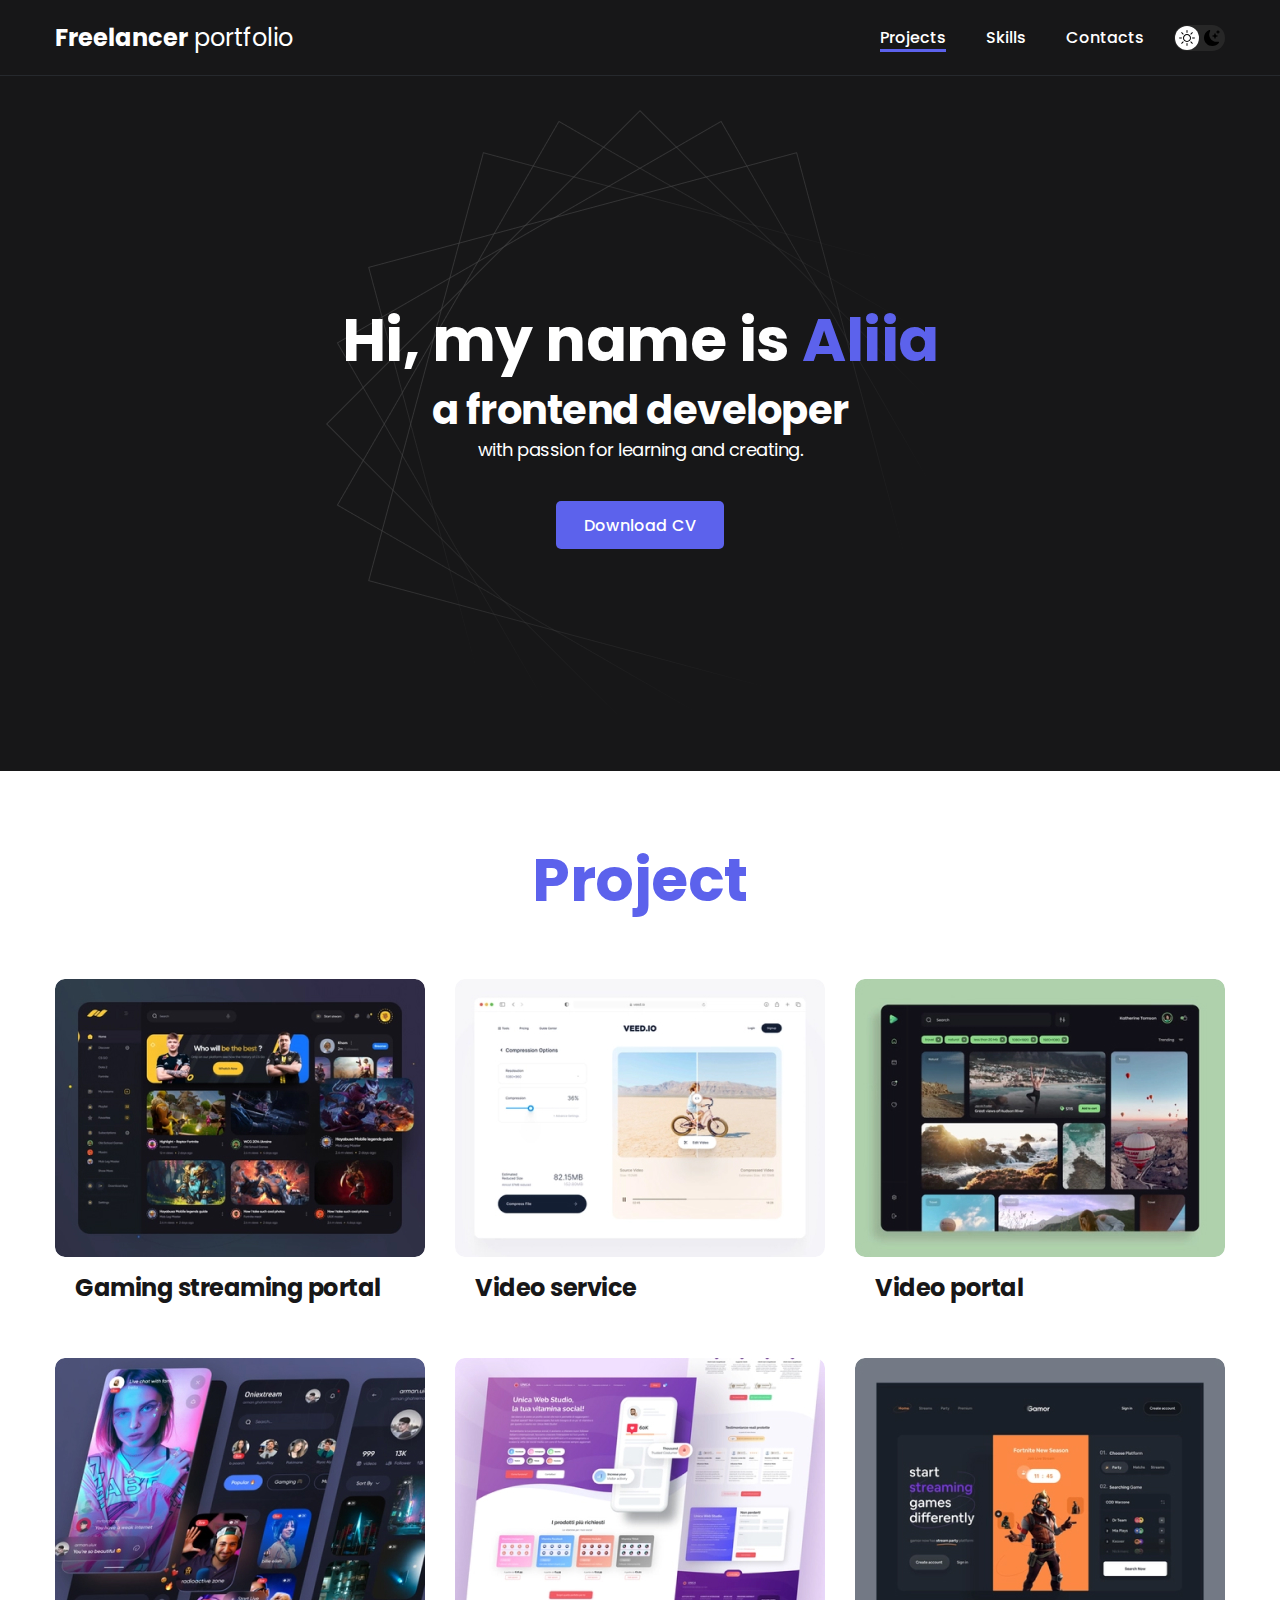
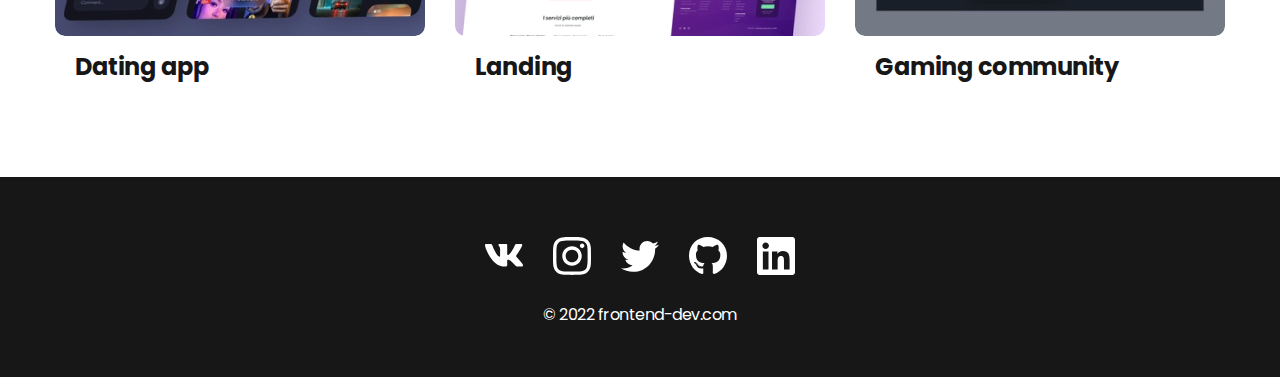
<file: index.html>
<!DOCTYPE html>
<html lang="en">
<head>
  <meta charset="UTF-8">
  <meta http-equiv="X-UA-Compatible" content="IE=edge">
  <meta name="viewport" content="width=device-width, initial-scale=1.0">
  <title>Freelancer portfolio</title>
  <link rel="stylesheet" href="./css/main.css">
  <link rel="stylesheet" href="./css/media.css">

</head>
  <body>
    <nav class="nav">
      <div class="container">
        <div class="nav__row">
          <a href="./index.html" class="logo"><strong>Freelancer</strong> portfolio</a>


          <button class="dark-mode-btn">
            <img src="./img/icons/Sun.svg" alt="Light mode" class="dark-mode-btn__icon">
            <img src="./img/icons/Moon.svg" alt="Light mode" class="dark-mode-btn__icon">
          </button>

          <ul class="nav__list">
            <li class="nav__list-item">
              <a href="./index.html" class="nav__list--link nav__list--link--active">Projects</a>
            </li>
            <li class="nav__list-item">
              <a href="./skills-page.html" class="nav__list--link">Skills</a>
            </li>
            <li class="nav__list-item">
              <a href="./contacts-page.html" class="nav__list--link">Contacts</a>
            </li>




          </ul>
        </div>
      </div>
    </nav>

    <header class="header">
      <div class="header__wrapper">
          <h1 class="header__title">
            <strong>Hi, my name is <em>Aliia</em></strong><br>
            a frontend developer
          </h1>

          <div class="header__text">
            <p>with passion for learning and creating.</p>
          </div>

          <a href="#!" class="btn">Download CV</a>
          
      </div>
    </header>

    <main class="section">
      <div class="container">
        <h2 class="title-1">Project</h2>
        <ul class="projects">
          <li class="project">
            <a href="./project-game-page.html">
              <img src="./img/projects/01.jpg" alt="Project img" class="project__img">
              <h3 class="project__title">Gaming streaming portal</h3>
            </a>
          </li>
          <li class="project">
            <a href="./project-video-page.html">
              <img src="./img/projects/02.jpg" alt="Project img" class="project__img">
              <h3 class="project__title">Video service</h3>
            </a>
           
          </li>
          <li class="project">
            <a href="./project-game-portal.html">
              <img src="./img/projects/03.jpg" alt="Project img" class="project__img">
              <h3 class="project__title">Video portal</h3>
            </a>
          </li>
          <li class="project">
            <a href="./project-dating-page.html">
              <img src="./img/projects/04.jpg" alt="Project img" class="project__img">
            <h3 class="project__title">Dating app</h3>
            </a>
            
          </li>
          <li class="project">
            <a href="./project-lading-page.html">
              <img src="./img/projects/05.jpg" alt="Project img" class="project__img">
              <h3 class="project__title">Landing</h3>
            </a>
           
          </li>
          <li class="project">
            <a href="./project-gaming-community.html">
              <img src="./img/projects/06.jpg" alt="Project img" class="project__img">
              <h3 class="project__title">Gaming community</h3>
            </a>
      
          </li>
        </ul>
      </div>
    </main>

    <footer class="footer">
      <div class="container">
        <div class="footer__wrapper">
          <ul class="social">
            <li class="social__item">
              <a href="#!">
                <img src="./img/icons/vk.svg" alt="vk">
              </a>
            </li>
            <li class="social__item">
              <a href="#!">
                <img src="./img/icons/instagram.svg" alt="ins">
              </a>
            </li>
            <li class="social__item">
              <a href="#!">
                <img src="./img/icons/twitter.svg" alt="tw">
              </a>
            </li>
            <li class="social__item">
              <a href="#!">
                <img src="./img/icons/gitHub.svg" alt="gh">
              </a>
            </li>
            <li class="social__item">
              <a href="#!">
                <img src="./img/icons/linkedIn.svg" alt="ln">
              </a>
            </li>
          </ul>
          <div class="copyright">
            <p>© 2022 frontend-dev.com</p>
          </div>
        </div>
       
      </div>
    </footer>




    <script src="./js/main.js"></script>

  </body>
</html>
</file>
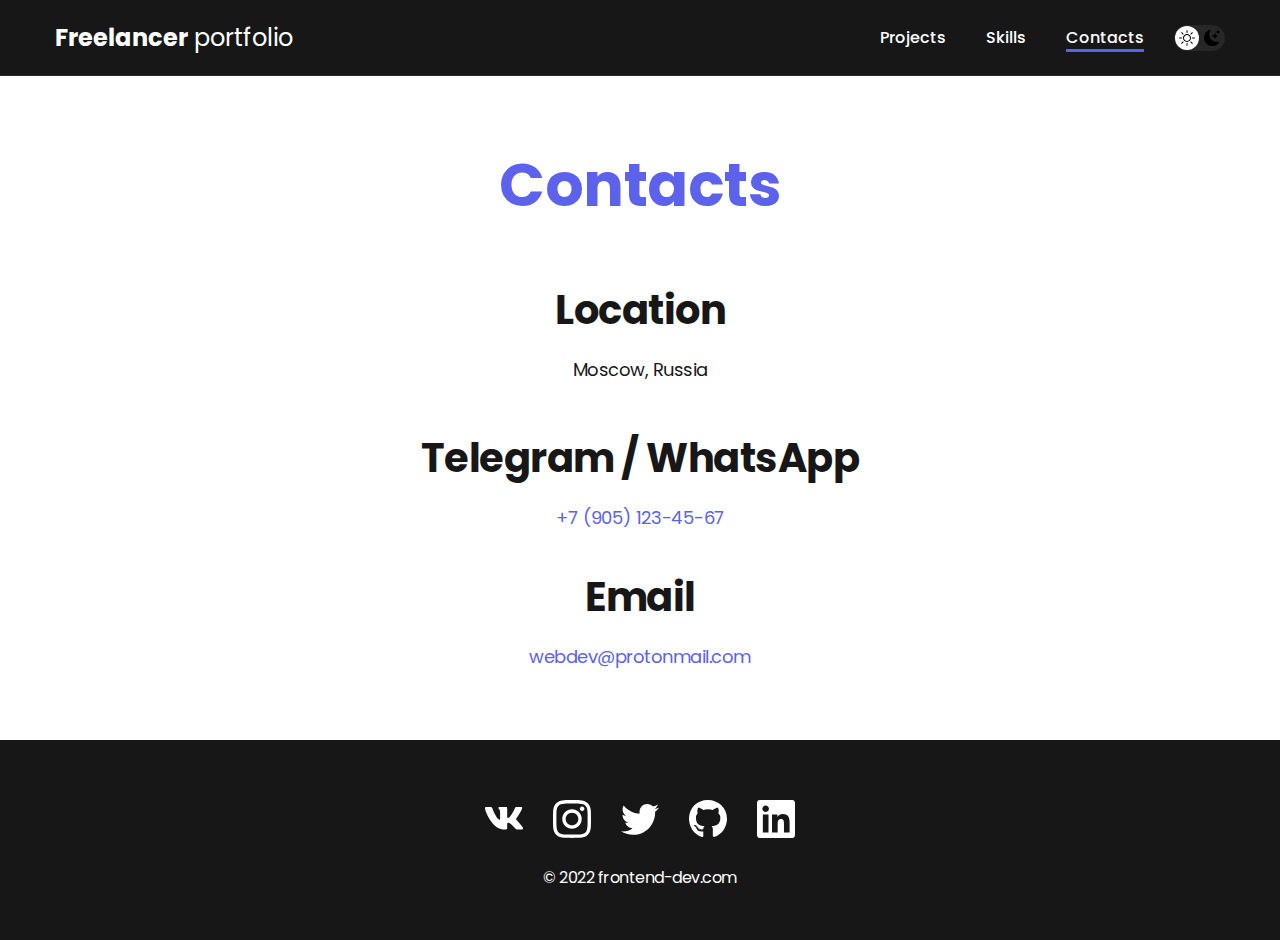
<file: contacts-page.html>
<!DOCTYPE html>
<html lang="en">
<head>
  <meta charset="UTF-8">
  <meta http-equiv="X-UA-Compatible" content="IE=edge">
  <meta name="viewport" content="width=device-width, initial-scale=1.0">
  <title>Freelancer portfolio</title>
  <link rel="stylesheet" href="./css/main.css">
  <link rel="stylesheet" href="./css/media.css">

</head>
  <body>
    <nav class="nav">
      <div class="container">
        <div class="nav__row">
          <a href="./index.html" class="logo"><strong>Freelancer</strong> portfolio</a>
         
          <button class="dark-mode-btn">
            <img src="./img/icons/Sun.svg" alt="Light mode" class="dark-mode-btn__icon">
            <img src="./img/icons/Moon.svg" alt="Light mode" class="dark-mode-btn__icon">
          </button>
         
          <ul class="nav__list">
            <li class="nav__list-item">
              <a href="./index.html" class="nav__list--link ">Projects</a>
            </li>
            <li class="nav__list-item">
              <a href="./skills-page.html" class="nav__list--link ">Skills</a>
            </li>
            <li class="nav__list-item">
              <a href="./contacts-page.html" class="nav__list--link nav__list--link--active">Contacts</a>
            </li>




          </ul>
        </div>
      </div>
    </nav>

    <main class="section">
      <div class="container">
          <h1 class="title-1">Contacts</h1>

          <ul class="content-list">
            <li class="content-list__item">
              <h2 class="title-2">Location</h2>
               <p></p>Moscow, Russia</p>
            </li>

            <li class="content-list__item">
              <h2 class="title-2">Telegram / WhatsApp</h2>
              <p> <a href="tel:+7(905)123-45-67">+7 (905) 123-45-67</a></p>
            </li>

            <li class="content-list__item">
              <h2 class="title-2">Email</h2>
              <p><a href="mailto:webdev@protonmail.com">webdev@protonmail.com</a> </p>
            </li>
          </ul>
         
      </div>
    </main>

    <footer class="footer">
      <div class="container">
        <div class="footer__wrapper">
          <ul class="social">
            <li class="social__item">
              <a href="#!">
                <img src="./img/icons/vk.svg" alt="vk">
              </a>
            </li>
            <li class="social__item">
              <a href="#!">
                <img src="./img/icons/instagram.svg" alt="ins">
              </a>
            </li>
            <li class="social__item">
              <a href="#!">
                <img src="./img/icons/twitter.svg" alt="tw">
              </a>
            </li>
            <li class="social__item">
              <a href="#!">
                <img src="./img/icons/gitHub.svg" alt="gh">
              </a>
            </li>
            <li class="social__item">
              <a href="#!">
                <img src="./img/icons/linkedIn.svg" alt="ln">
              </a>
            </li>
          </ul>
          <div class="copyright">
            <p>© 2022 frontend-dev.com</p>
          </div>
        </div>
       
      </div>
    </footer>

    <script src="./js/main.js"></script>
  </body>
</html>
</file>
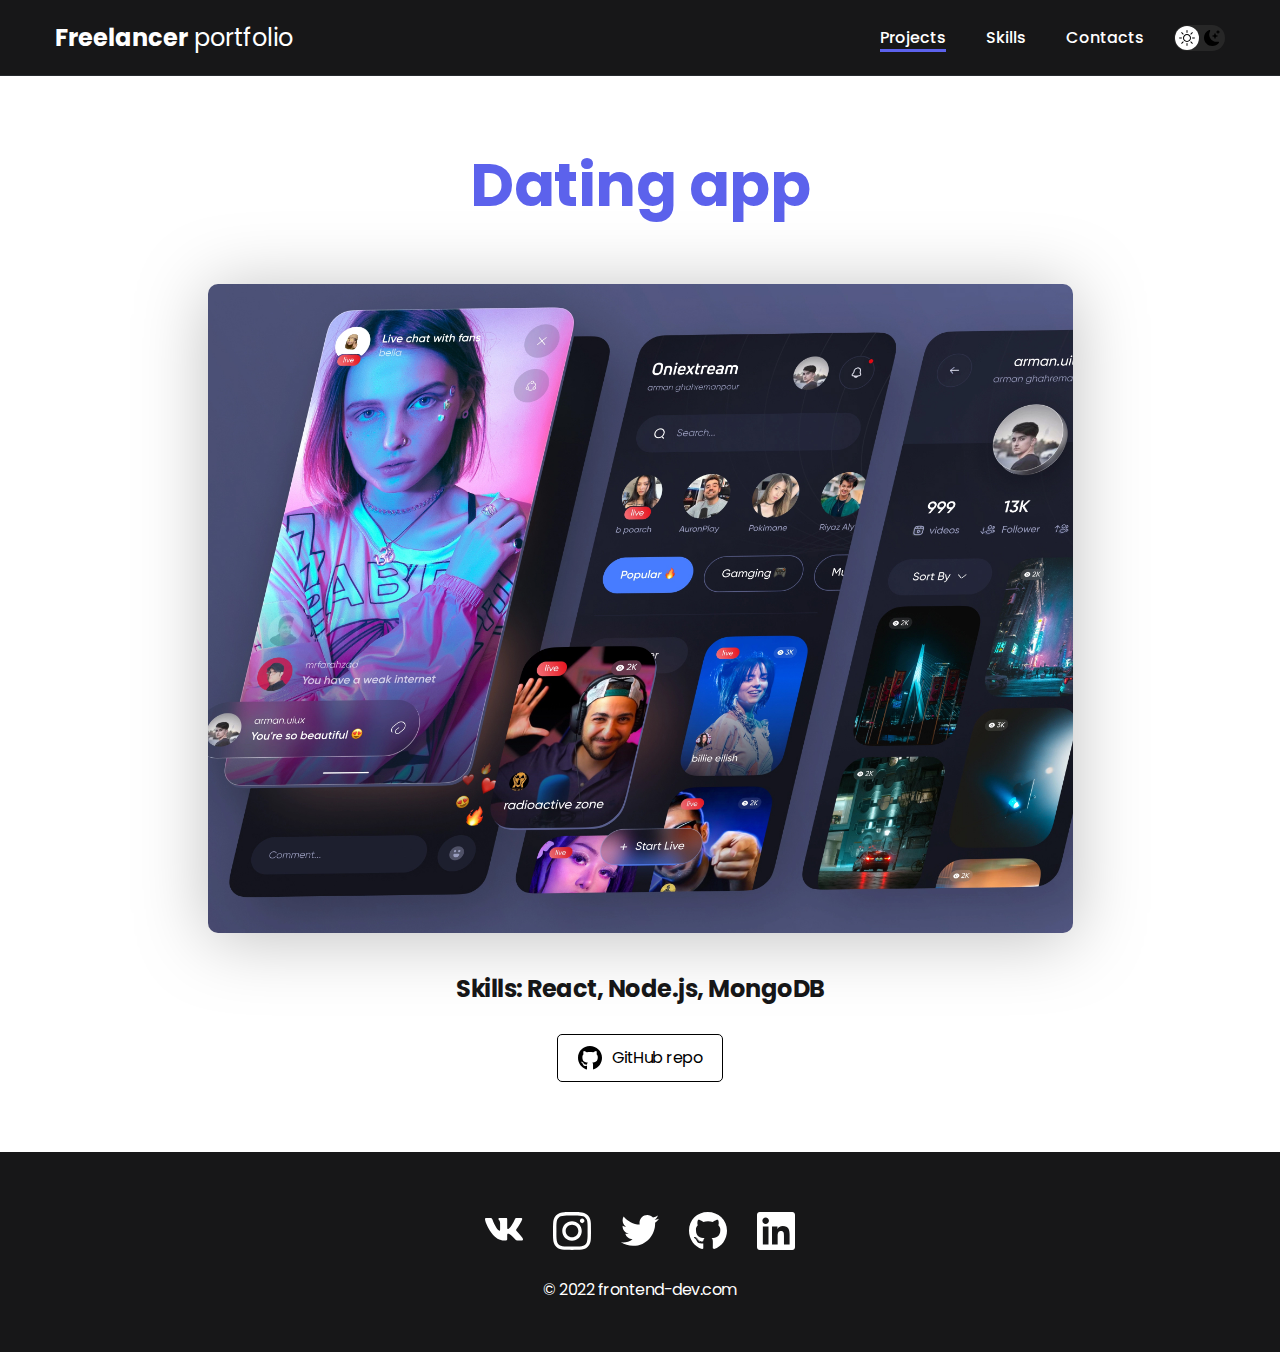
<file: project-dating-page.html>
<!DOCTYPE html>
<html lang="en">
<head>
  <meta charset="UTF-8">
  <meta http-equiv="X-UA-Compatible" content="IE=edge">
  <meta name="viewport" content="width=device-width, initial-scale=1.0">
  <title>Freelancer portfolio</title>
  <link rel="stylesheet" href="./css/main.css">
  <link rel="stylesheet" href="./css/media.css">

</head>
  <body>
    <nav class="nav">
      <div class="container">
        <div class="nav__row">
          <a href="./index.html" class="logo"><strong>Freelancer</strong> portfolio</a>
        
          <button class="dark-mode-btn">
            <img src="./img/icons/Sun.svg" alt="Light mode" class="dark-mode-btn__icon">
            <img src="./img/icons/Moon.svg" alt="Light mode" class="dark-mode-btn__icon">
          </button>
          
          <ul class="nav__list">
            <li class="nav__list-item">
              <a href="./index.html" class="nav__list--link nav__list--link--active">Projects</a>
            </li>
            <li class="nav__list-item">
              <a href="./skills-page.html" class="nav__list--link">Skills</a>
            </li>
            <li class="nav__list-item">
              <a href="./contacts-page.html" class="nav__list--link">Contacts</a>
            </li>




          </ul>
        </div>
      </div>
    </nav>

    <main class="section">
      <div class="container">
        <div class="project-details">
          <h1 class="title-1">Dating app</h1>

          <img src="./img/projects/s/04-big.jpg" alt="" class="project-details__cover">

          <div class="project-details__desc">
            <p>Skills: React, Node.js, MongoDB</p>
          </div>

          <a href="#!" class="btn-outline">
            <img src="./img/icons/gitHub-black.svg" alt="gh">
            GitHub repo
          </a>

        </div>
        
         
      </div>
    </main>

    <footer class="footer">
      <div class="container">
        <div class="footer__wrapper">
          <ul class="social">
            <li class="social__item">
              <a href="#!">
                <img src="./img/icons/vk.svg" alt="vk">
              </a>
            </li>
            <li class="social__item">
              <a href="#!">
                <img src="./img/icons/instagram.svg" alt="ins">
              </a>
            </li>
            <li class="social__item">
              <a href="#!">
                <img src="./img/icons/twitter.svg" alt="tw">
              </a>
            </li>
            <li class="social__item">
              <a href="#!">
                <img src="./img/icons/gitHub.svg" alt="gh">
              </a>
            </li>
            <li class="social__item">
              <a href="#!">
                <img src="./img/icons/linkedIn.svg" alt="ln">
              </a>
            </li>
          </ul>
          <div class="copyright">
            <p>© 2022 frontend-dev.com</p>
          </div>
        </div>
       
      </div>
    </footer>

    <script src="./js/main.js"></script>

  </body>
</html>
</file>
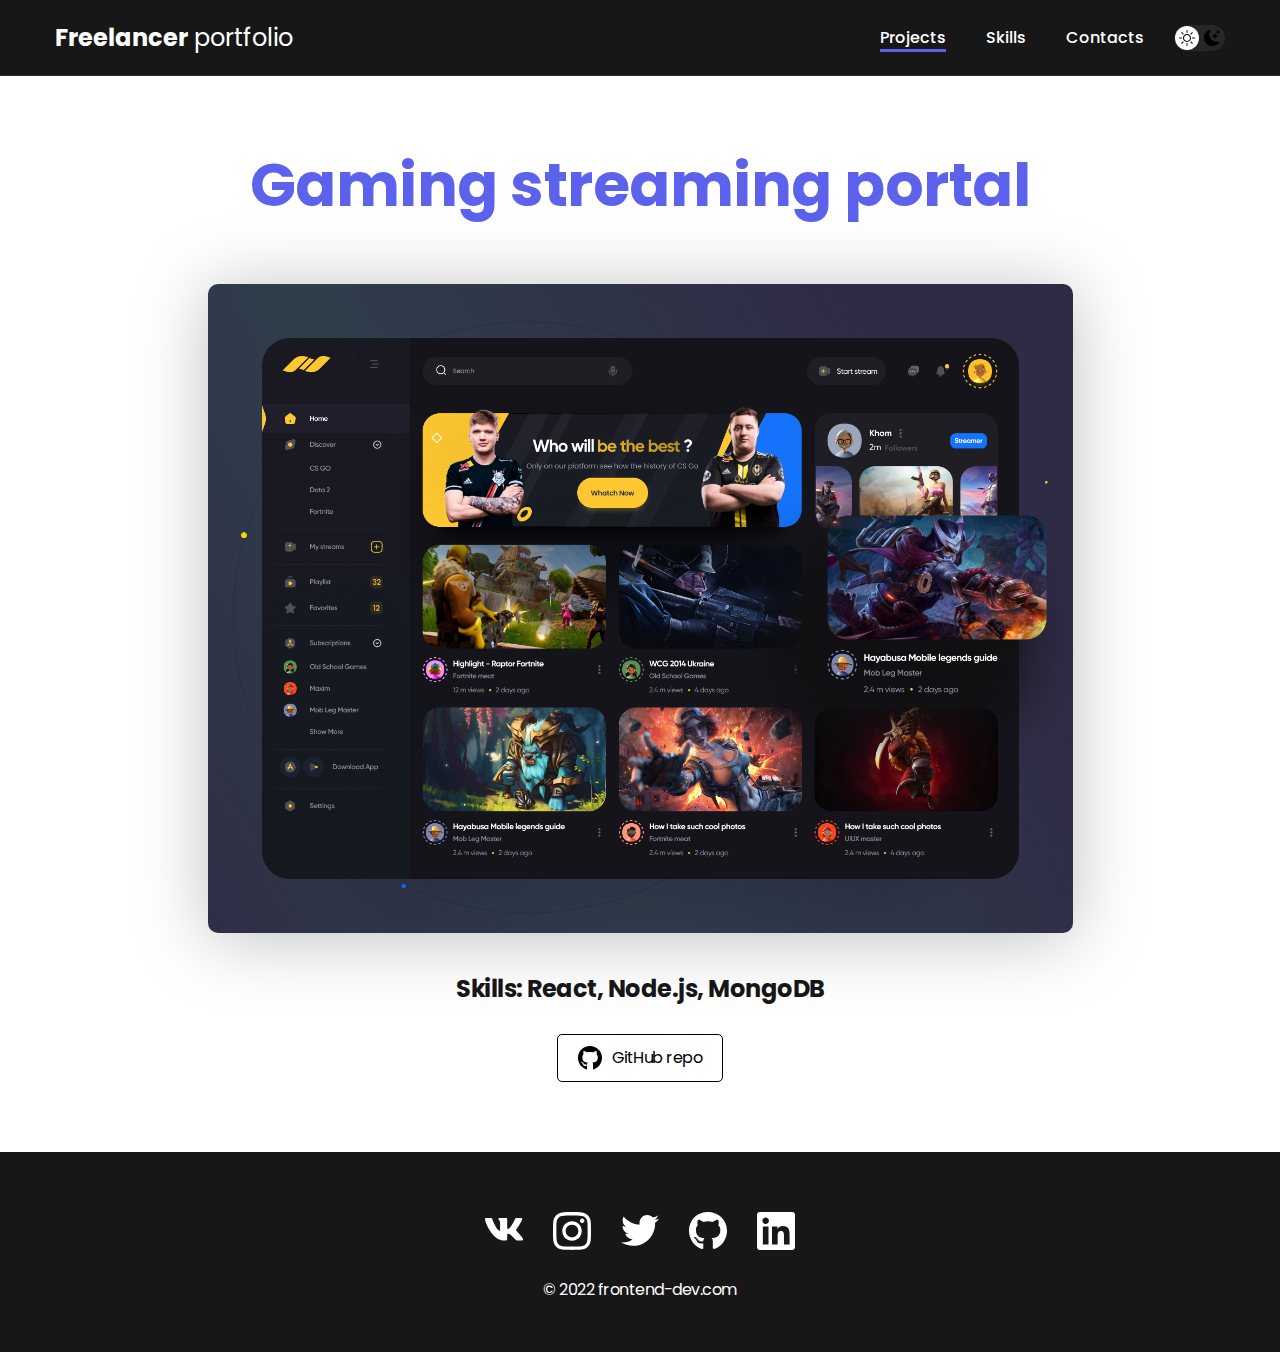
<file: project-game-page.html>
<!DOCTYPE html>
<html lang="en">
<head>
  <meta charset="UTF-8">
  <meta http-equiv="X-UA-Compatible" content="IE=edge">
  <meta name="viewport" content="width=device-width, initial-scale=1.0">
  <title>Freelancer portfolio</title>
  <link rel="stylesheet" href="./css/main.css">
  <link rel="stylesheet" href="./css/media.css">

</head>
  <body>
    <nav class="nav">
      <div class="container">
        <div class="nav__row">
          <a href="./index.html" class="logo"><strong>Freelancer</strong> portfolio</a>
         
          <button class="dark-mode-btn">
            <img src="./img/icons/Sun.svg" alt="Light mode" class="dark-mode-btn__icon">
            <img src="./img/icons/Moon.svg" alt="Light mode" class="dark-mode-btn__icon">
          </button>
          
          <ul class="nav__list">
            <li class="nav__list-item">
              <a href="./index.html" class="nav__list--link nav__list--link--active">Projects</a>
            </li>
            <li class="nav__list-item">
              <a href="./skills-page.html" class="nav__list--link">Skills</a>
            </li>
            <li class="nav__list-item">
              <a href="./contacts-page.html" class="nav__list--link">Contacts</a>
            </li>




          </ul>
        </div>
      </div>
    </nav>

    <main class="section">
      <div class="container">
        <div class="project-details">
          <h1 class="title-1">Gaming streaming portal</h1>

          <img src="./img/projects/s/01-big.jpg" alt="" class="project-details__cover">

          <div class="project-details__desc">
            <p>Skills: React, Node.js, MongoDB</p>
          </div>

          <a href="#!" class="btn-outline">
            <img src="./img/icons/gitHub-black.svg" alt="gh">
            GitHub repo
          </a>

        </div>
        
         
      </div>
    </main>

    <footer class="footer">
      <div class="container">
        <div class="footer__wrapper">
          <ul class="social">
            <li class="social__item">
              <a href="#!">
                <img src="./img/icons/vk.svg" alt="vk">
              </a>
            </li>
            <li class="social__item">
              <a href="#!">
                <img src="./img/icons/instagram.svg" alt="ins">
              </a>
            </li>
            <li class="social__item">
              <a href="#!">
                <img src="./img/icons/twitter.svg" alt="tw">
              </a>
            </li>
            <li class="social__item">
              <a href="#!">
                <img src="./img/icons/gitHub.svg" alt="gh">
              </a>
            </li>
            <li class="social__item">
              <a href="#!">
                <img src="./img/icons/linkedIn.svg" alt="ln">
              </a>
            </li>
          </ul>
          <div class="copyright">
            <p>© 2022 frontend-dev.com</p>
          </div>
        </div>
       
      </div>
    </footer>

    <script src="./js/main.js"></script>

  </body>
</html>
</file>
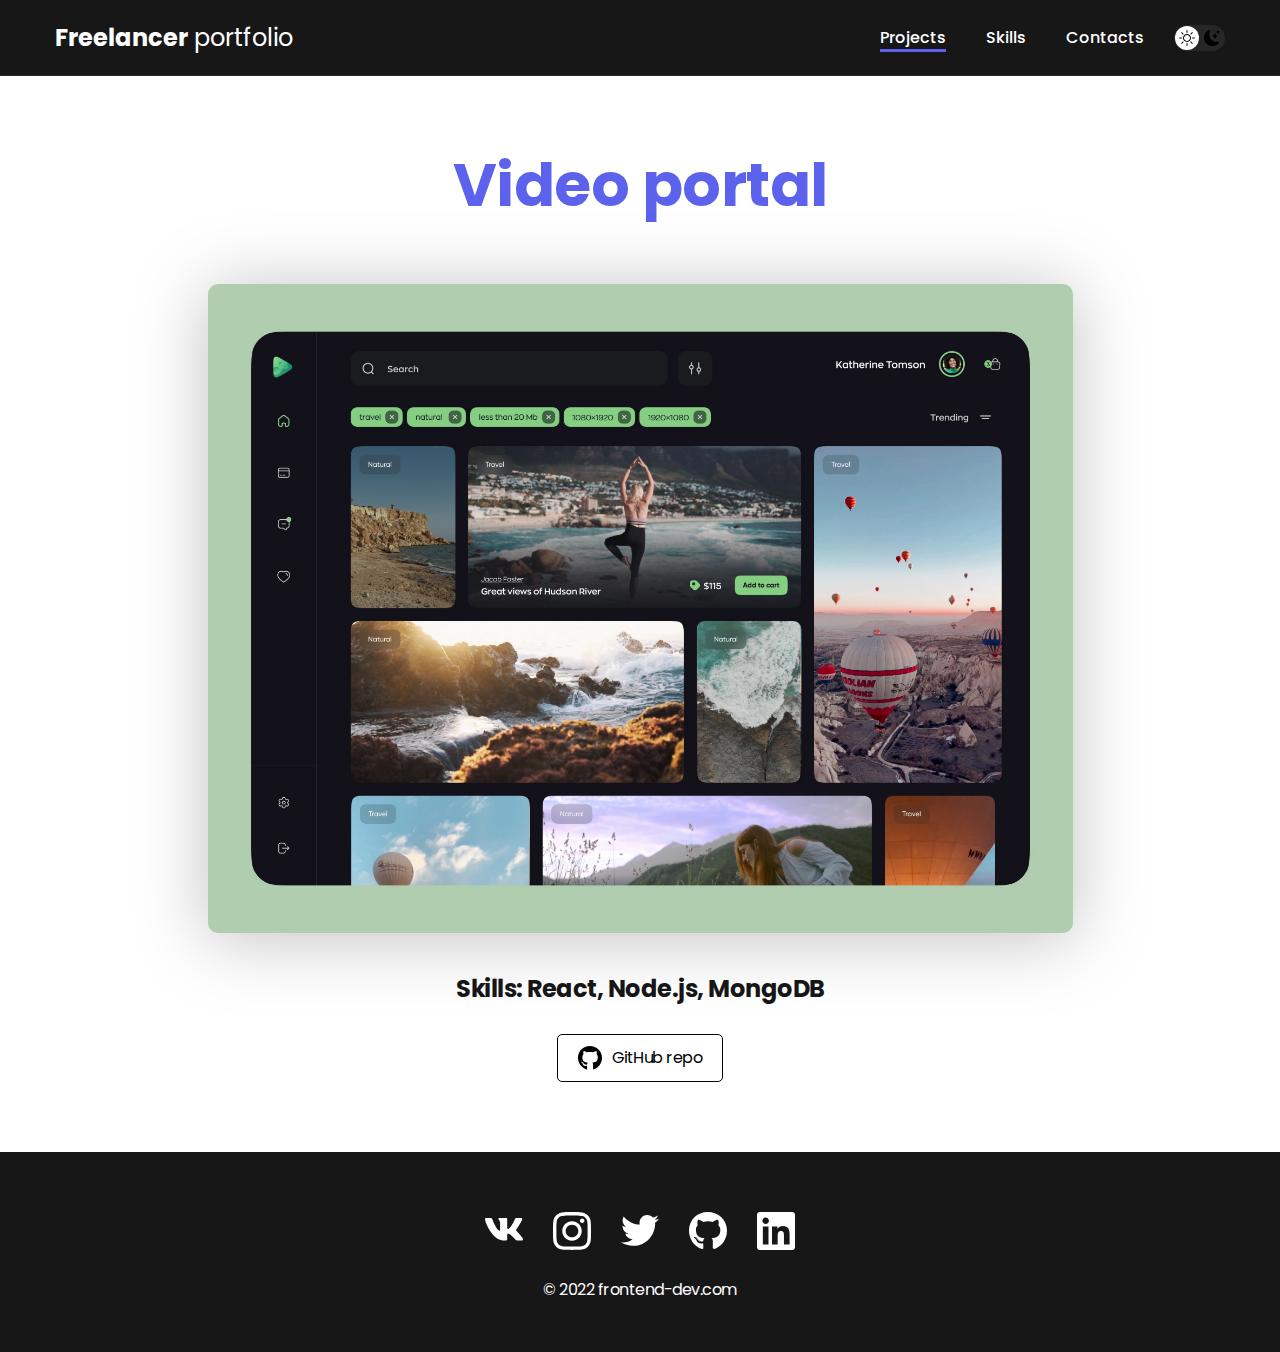
<file: project-game-portal.html>
<!DOCTYPE html>
<html lang="en">
<head>
  <meta charset="UTF-8">
  <meta http-equiv="X-UA-Compatible" content="IE=edge">
  <meta name="viewport" content="width=device-width, initial-scale=1.0">
  <title>Freelancer portfolio</title>
  <link rel="stylesheet" href="./css/main.css">
  <link rel="stylesheet" href="./css/media.css">

</head>
  <body>
    <nav class="nav">
      <div class="container">
        <div class="nav__row">
          <a href="./index.html" class="logo"><strong>Freelancer</strong> portfolio</a>
          
          <button class="dark-mode-btn">
            <img src="./img/icons/Sun.svg" alt="Light mode" class="dark-mode-btn__icon">
            <img src="./img/icons/Moon.svg" alt="Light mode" class="dark-mode-btn__icon">
          </button>
          
          <ul class="nav__list">
            <li class="nav__list-item">
              <a href="./index.html" class="nav__list--link nav__list--link--active">Projects</a>
            </li>
            <li class="nav__list-item">
              <a href="./skills-page.html" class="nav__list--link">Skills</a>
            </li>
            <li class="nav__list-item">
              <a href="./contacts-page.html" class="nav__list--link">Contacts</a>
            </li>




          </ul>
        </div>
      </div>
    </nav>

    <main class="section">
      <div class="container">
        <div class="project-details">
          <h1 class="title-1">Video portal</h1>

          <img src="./img/projects/s/03-big.jpg" alt="" class="project-details__cover">

          <div class="project-details__desc">
            <p>Skills: React, Node.js, MongoDB</p>
          </div>

          <a href="#!" class="btn-outline">
            <img src="./img/icons/gitHub-black.svg" alt="gh">
            GitHub repo
          </a>

        </div>
        
         
      </div>
    </main>

    <footer class="footer">
      <div class="container">
        <div class="footer__wrapper">
          <ul class="social">
            <li class="social__item">
              <a href="#!">
                <img src="./img/icons/vk.svg" alt="vk">
              </a>
            </li>
            <li class="social__item">
              <a href="#!">
                <img src="./img/icons/instagram.svg" alt="ins">
              </a>
            </li>
            <li class="social__item">
              <a href="#!">
                <img src="./img/icons/twitter.svg" alt="tw">
              </a>
            </li>
            <li class="social__item">
              <a href="#!">
                <img src="./img/icons/gitHub.svg" alt="gh">
              </a>
            </li>
            <li class="social__item">
              <a href="#!">
                <img src="./img/icons/linkedIn.svg" alt="ln">
              </a>
            </li>
          </ul>
          <div class="copyright">
            <p>© 2022 frontend-dev.com</p>
          </div>
        </div>
       
      </div>
    </footer>


    <script src="./js/main.js"></script>
  </body>
</html>
</file>
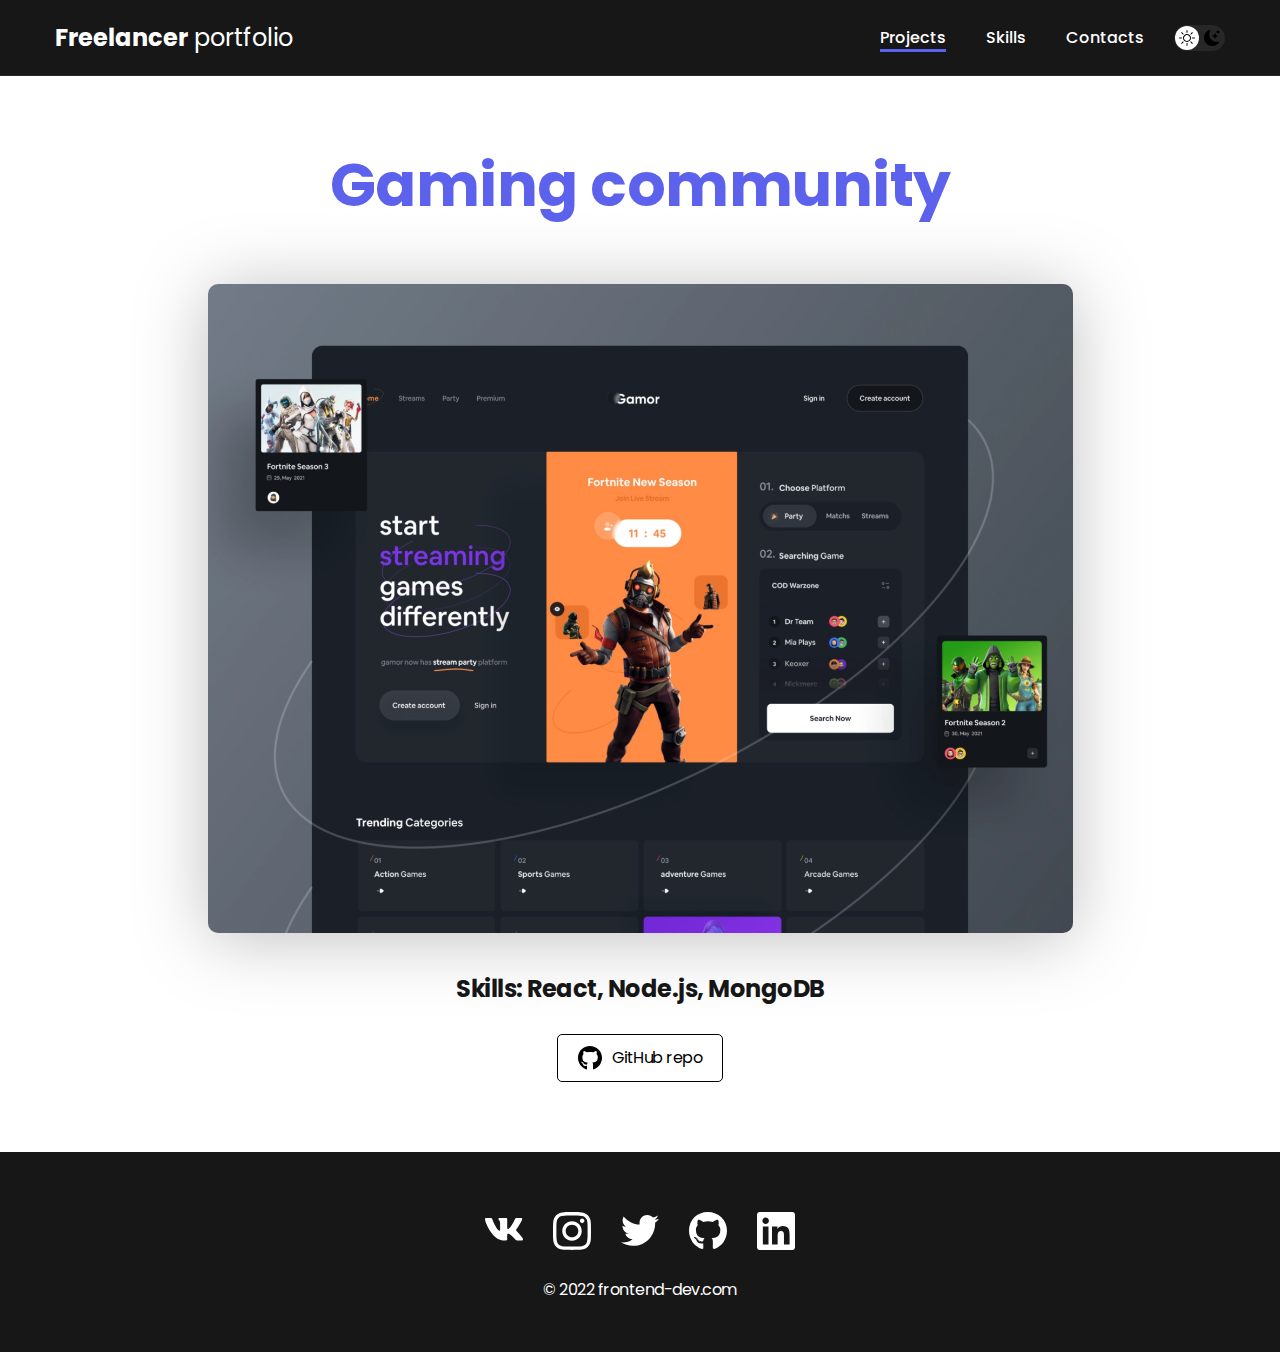
<file: project-gaming-community.html>
<!DOCTYPE html>
<html lang="en">
<head>
  <meta charset="UTF-8">
  <meta http-equiv="X-UA-Compatible" content="IE=edge">
  <meta name="viewport" content="width=device-width, initial-scale=1.0">
  <title>Freelancer portfolio</title>
  <link rel="stylesheet" href="./css/main.css">
  <link rel="stylesheet" href="./css/media.css">

</head>
  <body>
    <nav class="nav">
      <div class="container">
        <div class="nav__row">
          <a href="./index.html" class="logo"><strong>Freelancer</strong> portfolio</a>
         
          <button class="dark-mode-btn">
            <img src="./img/icons/Sun.svg" alt="Light mode" class="dark-mode-btn__icon">
            <img src="./img/icons/Moon.svg" alt="Light mode" class="dark-mode-btn__icon">
          </button>

          <ul class="nav__list">
            <li class="nav__list-item">
              <a href="./index.html" class="nav__list--link nav__list--link--active">Projects</a>
            </li>
            <li class="nav__list-item">
              <a href="./skills-page.html" class="nav__list--link">Skills</a>
            </li>
            <li class="nav__list-item">
              <a href="./contacts-page.html" class="nav__list--link">Contacts</a>
            </li>




          </ul>
        </div>
      </div>
    </nav>

    <main class="section">
      <div class="container">
        <div class="project-details">
          <h1 class="title-1">Gaming community</h1>

          <img src="./img/projects/s/06-big.jpg" alt="" class="project-details__cover">

          <div class="project-details__desc">
            <p>Skills: React, Node.js, MongoDB</p>
          </div>

          <a href="#!" class="btn-outline">
            <img src="./img/icons/gitHub-black.svg" alt="gh">
            GitHub repo
          </a>

        </div>
        
         
      </div>
    </main>

    <footer class="footer">
      <div class="container">
        <div class="footer__wrapper">
          <ul class="social">
            <li class="social__item">
              <a href="#!">
                <img src="./img/icons/vk.svg" alt="vk">
              </a>
            </li>
            <li class="social__item">
              <a href="#!">
                <img src="./img/icons/instagram.svg" alt="ins">
              </a>
            </li>
            <li class="social__item">
              <a href="#!">
                <img src="./img/icons/twitter.svg" alt="tw">
              </a>
            </li>
            <li class="social__item">
              <a href="#!">
                <img src="./img/icons/gitHub.svg" alt="gh">
              </a>
            </li>
            <li class="social__item">
              <a href="#!">
                <img src="./img/icons/linkedIn.svg" alt="ln">
              </a>
            </li>
          </ul>
          <div class="copyright">
            <p>© 2022 frontend-dev.com</p>
          </div>
        </div>
       
      </div>
    </footer>


    <script src="./js/main.js"></script>

  </body>
</html>
</file>
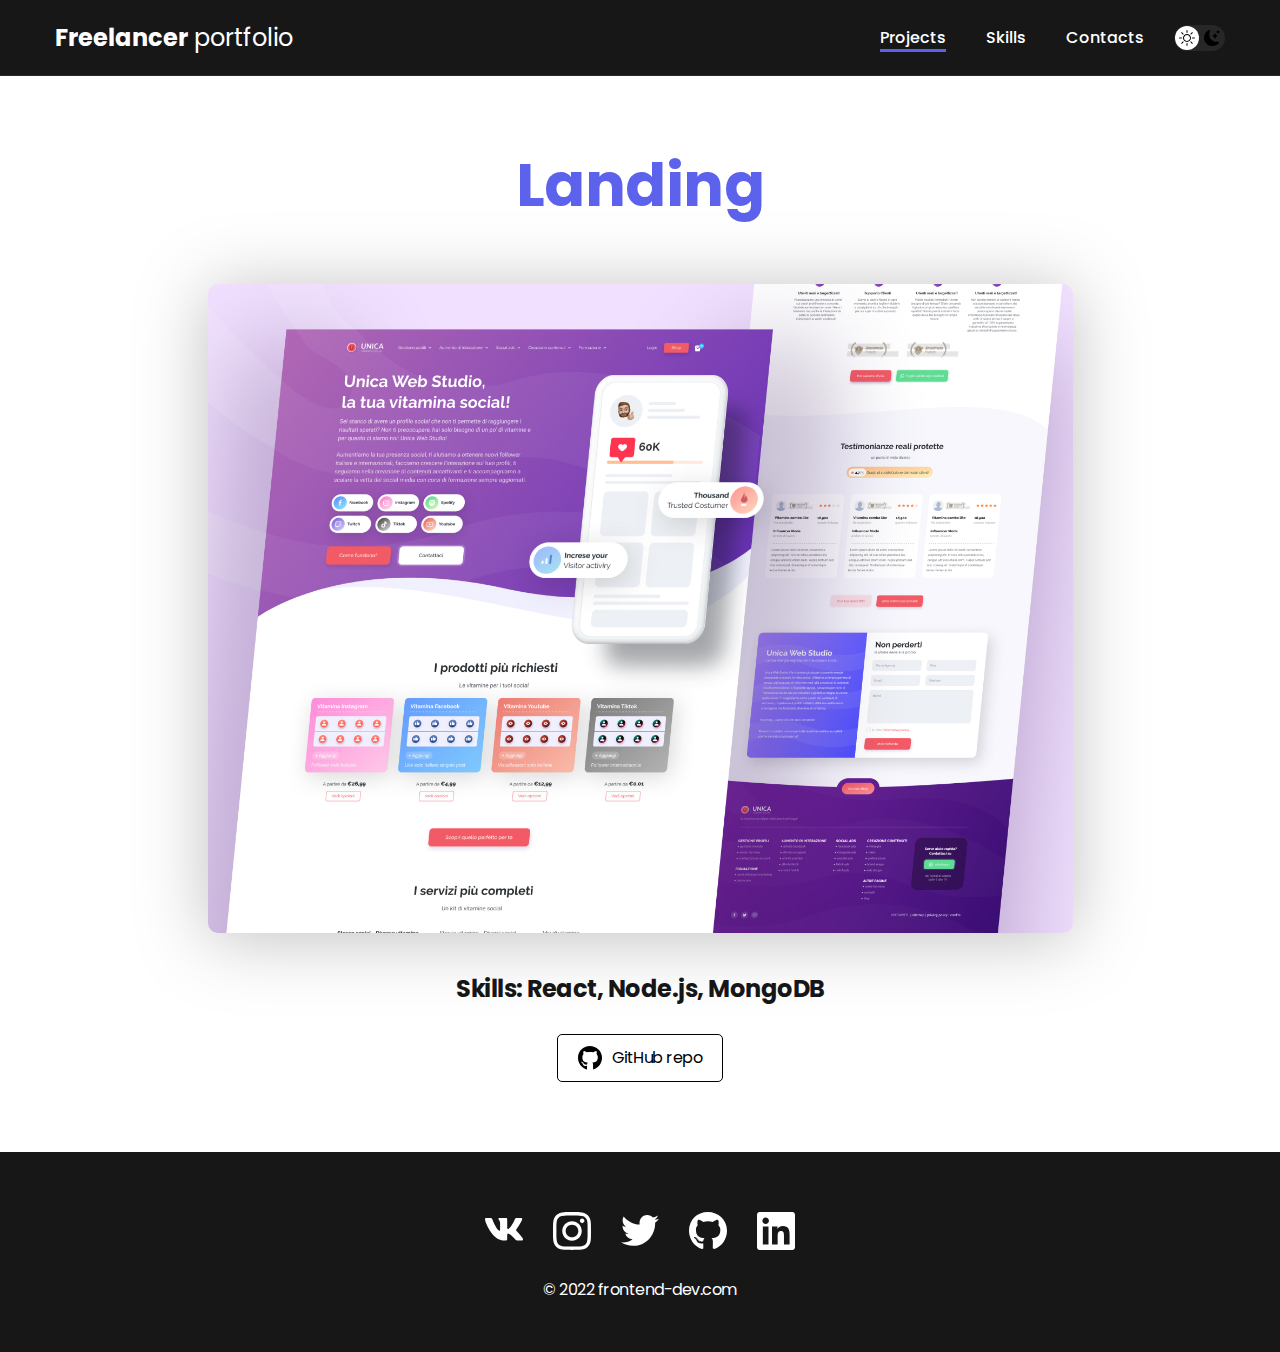
<file: project-lading-page.html>
<!DOCTYPE html>
<html lang="en">
<head>
  <meta charset="UTF-8">
  <meta http-equiv="X-UA-Compatible" content="IE=edge">
  <meta name="viewport" content="width=device-width, initial-scale=1.0">
  <title>Freelancer portfolio</title>
  <link rel="stylesheet" href="./css/main.css">
  <link rel="stylesheet" href="./css/media.css">

</head>
  <body>
    <nav class="nav">
      <div class="container">
        <div class="nav__row">
          <a href="./index.html" class="logo"><strong>Freelancer</strong> portfolio</a>
          
          <button class="dark-mode-btn">
            <img src="./img/icons/Sun.svg" alt="Light mode" class="dark-mode-btn__icon">
            <img src="./img/icons/Moon.svg" alt="Light mode" class="dark-mode-btn__icon">
          </button>
          
          <ul class="nav__list">
            <li class="nav__list-item">
              <a href="./index.html" class="nav__list--link nav__list--link--active">Projects</a>
            </li>
            <li class="nav__list-item">
              <a href="./skills-page.html" class="nav__list--link">Skills</a>
            </li>
            <li class="nav__list-item">
              <a href="./contacts-page.html" class="nav__list--link">Contacts</a>
            </li>




          </ul>
        </div>
      </div>
    </nav>

    <main class="section">
      <div class="container">
        <div class="project-details">
          <h1 class="title-1">Landing</h1>

          <img src="./img/projects/s/05-big.jpg" alt="" class="project-details__cover">

          <div class="project-details__desc">
            <p>Skills: React, Node.js, MongoDB</p>
          </div>

          <a href="#!" class="btn-outline">
            <img src="./img/icons/gitHub-black.svg" alt="gh">
            GitHub repo
          </a>

        </div>
        
         
      </div>
    </main>

    <footer class="footer">
      <div class="container">
        <div class="footer__wrapper">
          <ul class="social">
            <li class="social__item">
              <a href="#!">
                <img src="./img/icons/vk.svg" alt="vk">
              </a>
            </li>
            <li class="social__item">
              <a href="#!">
                <img src="./img/icons/instagram.svg" alt="ins">
              </a>
            </li>
            <li class="social__item">
              <a href="#!">
                <img src="./img/icons/twitter.svg" alt="tw">
              </a>
            </li>
            <li class="social__item">
              <a href="#!">
                <img src="./img/icons/gitHub.svg" alt="gh">
              </a>
            </li>
            <li class="social__item">
              <a href="#!">
                <img src="./img/icons/linkedIn.svg" alt="ln">
              </a>
            </li>
          </ul>
          <div class="copyright">
            <p>© 2022 frontend-dev.com</p>
          </div>
        </div>
       
      </div>
    </footer>


    <script src="./js/main.js"></script>
  </body>
</html>
</file>
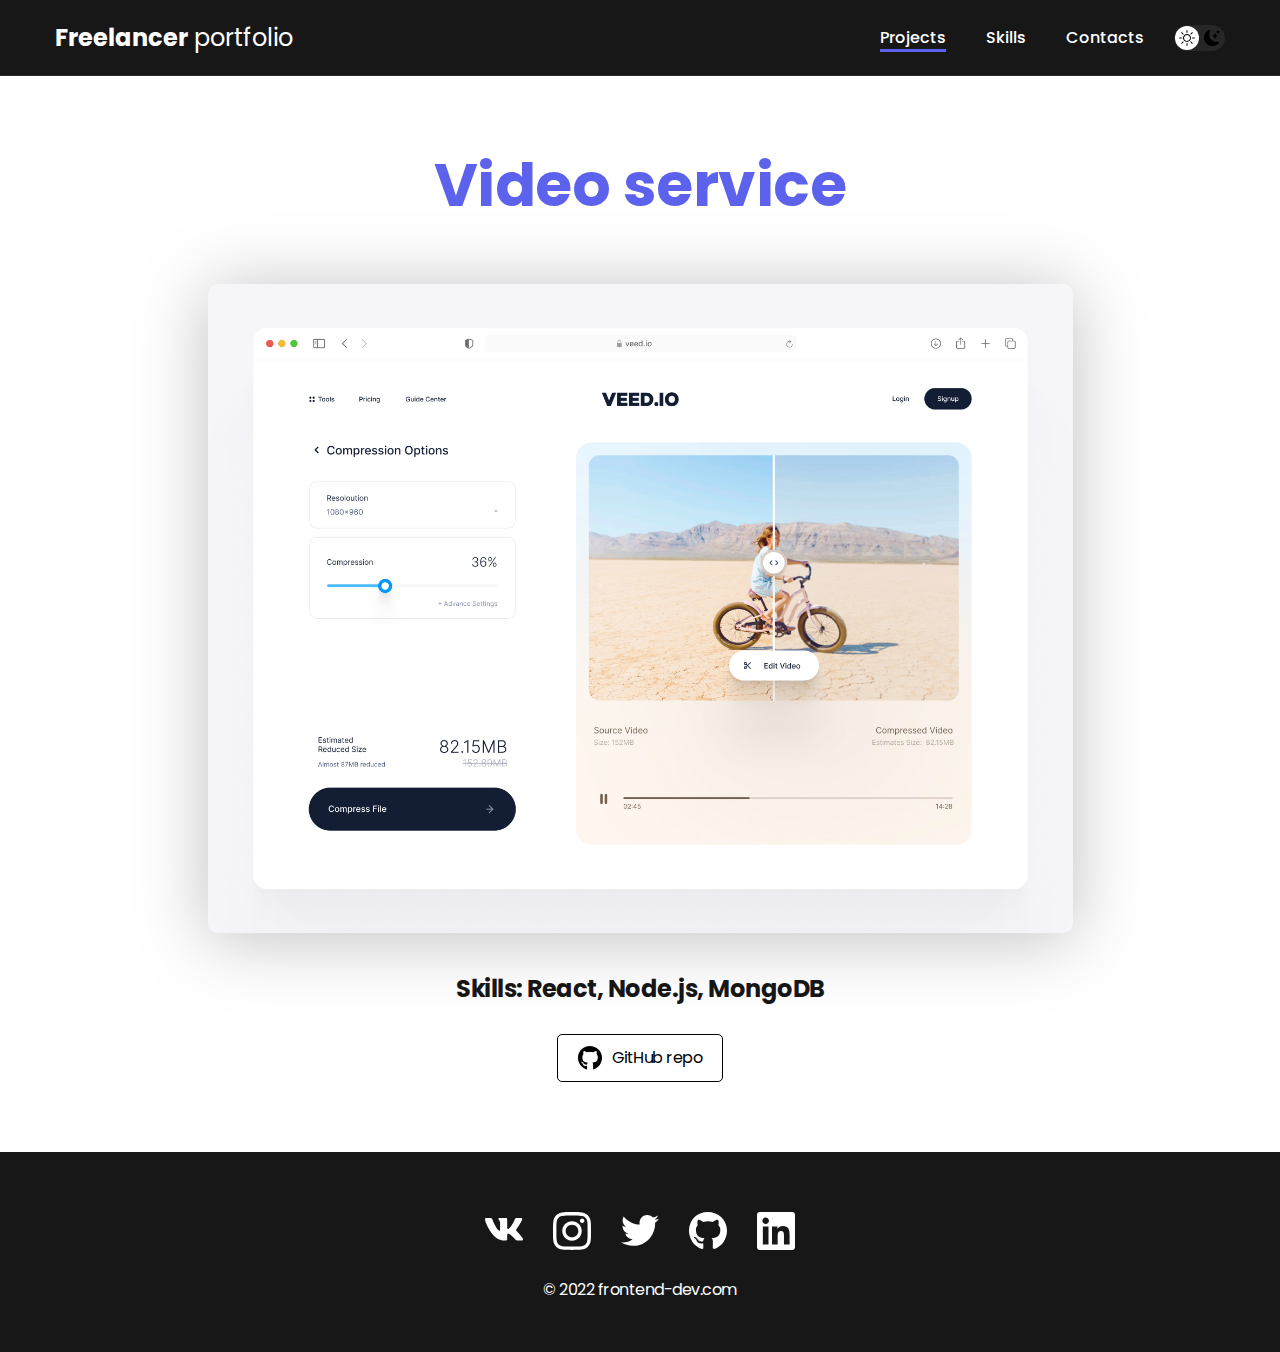
<file: project-video-page.html>
<!DOCTYPE html>
<html lang="en">
<head>
  <meta charset="UTF-8">
  <meta http-equiv="X-UA-Compatible" content="IE=edge">
  <meta name="viewport" content="width=device-width, initial-scale=1.0">
  <title>Freelancer portfolio</title>
  <link rel="stylesheet" href="./css/main.css">
  <link rel="stylesheet" href="./css/media.css">

</head>
  <body>
    <nav class="nav">
      <div class="container">
        <div class="nav__row">
          <a href="./index.html" class="logo"><strong>Freelancer</strong> portfolio</a>
         
          <button class="dark-mode-btn">
            <img src="./img/icons/Sun.svg" alt="Light mode" class="dark-mode-btn__icon">
            <img src="./img/icons/Moon.svg" alt="Light mode" class="dark-mode-btn__icon">
          </button>

          <ul class="nav__list">
            <li class="nav__list-item">
              <a href="./index.html" class="nav__list--link nav__list--link--active">Projects</a>
            </li>
            <li class="nav__list-item">
              <a href="./skills-page.html" class="nav__list--link">Skills</a>
            </li>
            <li class="nav__list-item">
              <a href="./contacts-page.html" class="nav__list--link">Contacts</a>
            </li>




          </ul>
        </div>
      </div>
    </nav>

    <main class="section">
      <div class="container">
        <div class="project-details">
          <h1 class="title-1">Video service</h1>

          <img src="./img/projects/s/02-big.jpg" alt="" class="project-details__cover">

          <div class="project-details__desc">
            <p>Skills: React, Node.js, MongoDB</p>
          </div>

          <a href="#!" class="btn-outline">
            <img src="./img/icons/gitHub-black.svg" alt="gh">
            GitHub repo
          </a>

        </div>
        
         
      </div>
    </main>

    <footer class="footer">
      <div class="container">
        <div class="footer__wrapper">
          <ul class="social">
            <li class="social__item">
              <a href="#!">
                <img src="./img/icons/vk.svg" alt="vk">
              </a>
            </li>
            <li class="social__item">
              <a href="#!">
                <img src="./img/icons/instagram.svg" alt="ins">
              </a>
            </li>
            <li class="social__item">
              <a href="#!">
                <img src="./img/icons/twitter.svg" alt="tw">
              </a>
            </li>
            <li class="social__item">
              <a href="#!">
                <img src="./img/icons/gitHub.svg" alt="gh">
              </a>
            </li>
            <li class="social__item">
              <a href="#!">
                <img src="./img/icons/linkedIn.svg" alt="ln">
              </a>
            </li>
          </ul>
          <div class="copyright">
            <p>© 2022 frontend-dev.com</p>
          </div>
        </div>
       
      </div>
    </footer>

    <script src="./js/main.js"></script>

  </body>
</html>
</file>
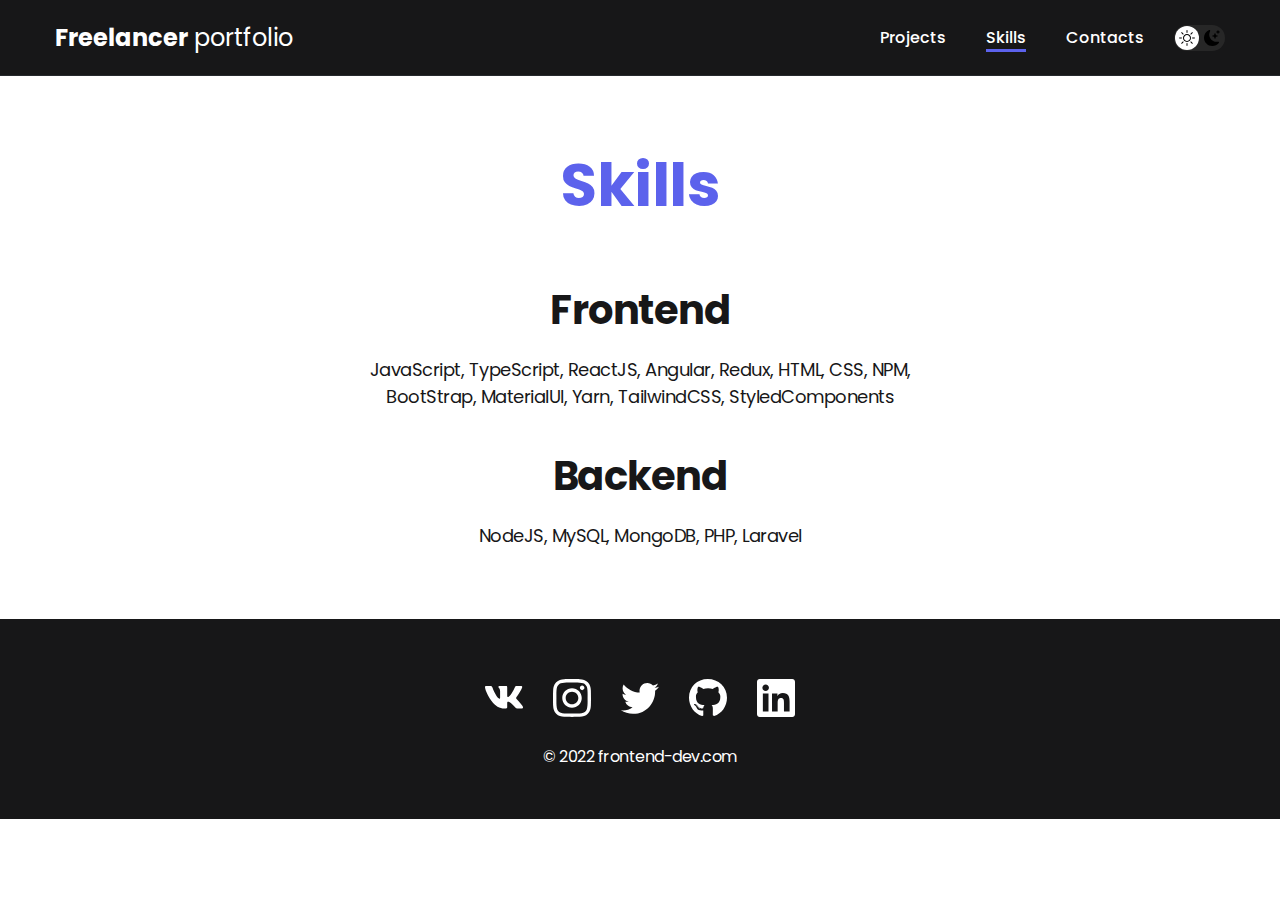
<file: skills-page.html>
<!DOCTYPE html>
<html lang="en">
<head>
  <meta charset="UTF-8">
  <meta http-equiv="X-UA-Compatible" content="IE=edge">
  <meta name="viewport" content="width=device-width, initial-scale=1.0">
  <title>Freelancer portfolio</title>
  <link rel="stylesheet" href="./css/main.css">
  <link rel="stylesheet" href="./css/media.css">

</head>
  <body>
    <nav class="nav">
      <div class="container">
        <div class="nav__row">
          <a href="./index.html" class="logo"><strong>Freelancer</strong> portfolio</a>
        
          <button class="dark-mode-btn">
            <img src="./img/icons/Sun.svg" alt="Light mode" class="dark-mode-btn__icon">
            <img src="./img/icons/Moon.svg" alt="Light mode" class="dark-mode-btn__icon">
          </button>

          <ul class="nav__list">
            <li class="nav__list-item">
              <a href="./index.html" class="nav__list--link ">Projects</a>
            </li>
            <li class="nav__list-item">
              <a href="./skills-page.html" class="nav__list--link nav__list--link--active">Skills</a>
            </li>
            <li class="nav__list-item">
              <a href="./contacts-page.html" class="nav__list--link">Contacts</a>
            </li>




          </ul>
        </div>
      </div>
    </nav>

    <main class="section">
      <div class="container">
          <h1 class="title-1">Skills</h1>

          <ul class="content-list">
            <li class="content-list__item">
              <h2 class="title-2">Frontend </h2>
               <p>JavaScript, TypeScript, ReactJS, Angular, Redux, HTML, CSS, NPM, BootStrap, MaterialUI, Yarn, TailwindCSS, StyledComponents</p>
            </li>

            
            <li class="content-list__item">
              <h2 class="title-2">Backend </h2>
              <p>NodeJS, MySQL, MongoDB, PHP, Laravel</p>
            </li>
          </ul>
         
      </div>
    </main>

    <footer class="footer">
      <div class="container">
        <div class="footer__wrapper">
          <ul class="social">
            <li class="social__item">
              <a href="#!">
                <img src="./img/icons/vk.svg" alt="vk">
              </a>
            </li>
            <li class="social__item">
              <a href="#!">
                <img src="./img/icons/instagram.svg" alt="ins">
              </a>
            </li>
            <li class="social__item">
              <a href="#!">
                <img src="./img/icons/twitter.svg" alt="tw">
              </a>
            </li>
            <li class="social__item">
              <a href="#!">
                <img src="./img/icons/gitHub.svg" alt="gh">
              </a>
            </li>
            <li class="social__item">
              <a href="#!">
                <img src="./img/icons/linkedIn.svg" alt="ln">
              </a>
            </li>
          </ul>
          <div class="copyright">
            <p>© 2022 frontend-dev.com</p>
          </div>
        </div>
       
      </div>
    </footer>

    <script src="./js/main.js"></script>

  </body>
</html>
</file>
<file: css/media.css>
@media (max-width: 620px){
  .header{
    min-height: unset;
  }

  .header__title {
    font-size: 30px;
  }

  .header__title strong{
    font-size: 40px;
  }

  /* Nav row */
  .nav__row{
    justify-content: space-between;
  }


  /* Button */

  .dark-mode-btn{
    order: 0;
  }

  /* Section */

  .section{
    padding: 40px 0;
    
   }

   .title-1{
    font-size: 40px;
    border-bottom: 30px;
   }

   .title-2{
    font-size: 30px;
    margin-bottom: 10px;
   }

   .project__title {
    font-size: 22px;
   }

   .project-details__desc{
    margin-bottom: 20px;
    font-size: 22px;
   }
   
   .footer {
    padding: 40px 0;
   }

   .footer__wrapper{
    row-gap: 20px;
   }

   .social {
    column-gap: 20px;
   }

   .social__item {
    width: 28px;
   }

   .content-list {
    row-gap: 20px;
   }

   .content-list__item{
    font-size: 16px;
   }
}
</file>
<file: css/main.css>
@import'./reset.css';
@import url('https://fonts.googleapis.com/css2?family=DM+Sans:wght@400;500;700&family=Poppins:wght@600&display=swap');
@import'./button.css';

/*  font-family: 'DM Sans', sans-serif;
font-family: 'Poppins', sans-serif; */

:root {
  --black: #171718;
  --black-border: #26292D;
  --white: #fff;
  --purple: #5C62EC;

  --page-text-color: var(--black);

  --dark-bg: var(--black);
  --dark-border: var(--black-border);
  --header-text:var(--white);
  --accent: var(--purple);

  /* light mode */
  --page-bg: var(--white);
  --page-text-color:var(--black);

  --title-1: var(--accent);

  --project-card-bg: var(--white);
  --project-card-text: var(--black);
  
  --box-shadow: 0px 5px 35px rgba(0, 0, 0, 0.25);

}

.dark {
   /* Dark mode */
   --page-bg: #252526;
   --page-text-color:var(--white);

   --title-1: var(--white);

   --project-card-bg: var(--black);
   --project-card-text: var(--white);

   
 --box-shadow: 0px 5px 35px rgba(0, 0, 0, 0.8);
}

.none{
  display: none !important;
}

.title-2{
 margin-bottom: 20px;
  font-size: 40px;
  font-weight: 700;
  line-height: 1.3;
}

*{
  /* border: 1px solid rgb(65, 4, 4); */
}

 html, body {
  display: flex;
  flex-direction: column;
  min-height: 100vh;

  font-family: 'Poppins', sans-serif; 
  letter-spacing: -0.5px;
  
  background-color: var(--page-bg);
  color: var(--page-text-color);
}

.container {
  margin: 0 auto;
  padding: 0 15px;
  max-width: 1200px;
}

/* Nav */

.nav{
  padding: 20px 0 ;
  border-bottom: 1px solid var(--dark-border);
  background-color: var(--dark-bg);
  color: var(--header-text);
  letter-spacing: normal;
}

.nav__row{
  display: flex;
  justify-content: flex-end;
  align-items: center;
  column-gap: 30px;
  row-gap: 20px;
  flex-wrap: wrap;
}

/* logo */

.logo{
  margin-right: auto;
  color: var(--header-text);
  font-size: 24px;
  font-family: 'Poppins', sans-serif;
}

.logo strong{
  font-weight: 700;
}

.nav__list{
  display: flex;
  justify-content: space-between;
  align-items: center;
  column-gap: 40px;
  font-weight: 500;
  font-family: 'Poppins', sans-serif;
}

.nav__list--link{
  color: var(--header-text);
  transition: opacity 0.2s ease-in;
}

.nav__list--link:hover {
  opacity: 0.8;
}

.nav__list--link--active {
  position: relative;
}

.nav__list--link--active::before {
   content: "";

    position: absolute;
    left: 0;
    top: 100%;

    display: block;
    width: 100%;
    height: 3px;
    background-color: var(--accent);
}

/* Header */

.header{
  padding: 40px 0;
  min-height: 695px;

  display: flex;
  justify-content: center;
  align-items: center;
  text-align: center;

  background-color: var(--dark-bg);
  background-image: url(./../img/header-bg.png);
  background-repeat: no-repeat;
  background-size: auto;
  background-position: center;

  color: var(--header-text);
}

.header__wrapper{
  padding: 0 15px;
  max-width: 660px;
}

.header__title{
 font-size: 40px;
 font-weight: 700;
 line-height: 1.4;
}

.header__title strong{
 font-size: 60px;
 font-weight: 700;
}

.header__title em{
font-style: normal;
 color: var(--accent);
}

.header__text{
  margin-bottom: 40px;
  font-size: 18px;
  line-height: 1.333;
}
.header__text p + p{
  margin-top: 1em;
  font-size: 18px;
  line-height: 1.333;
}

/* General*/

.section{
  padding: 70px 0;
}

.title-1{
  margin-bottom: 60px;
  font-size: 60px;
  font-weight: 700;
  line-height: 1.3;
  color: var(--title-1);
   text-align: center;
}

/* Project */

.projects{
  display: flex;
  justify-content: center;
  flex-wrap: wrap;
  column-gap: 30px;
  row-gap: 30px;
}

.project{
 max-width: 370px;
 background-color: var(--project-card-bg);
 box-shadow: --box-shadow;
 border-radius: 10px;

}

.project__img{
  border-radius: 10px;
}

.project__title{
  padding:15px 20px 25px;
  font-size: 24px;
  font-weight: 700;
  line-height: 1.3;
  color: var(--project-card-text);
}


/* Video-page */

.project-details{
  margin: 0 auto;
  max-width: 865px;

  display: flex;
  flex-direction: column;
  align-items: center;
  text-align: center;

}

.project-details__cover{
  max-width: 100%;
  margin-bottom: 40px;
  filter: drop-shadow(0px 5px 35px rgba(0, 0, 0, 0.25));
  border-radius: 10px;
}

.project-details__desc{
  font-size: 24px;
  font-weight: 700;
  line-height: 1.3;
  margin-bottom: 30px;

}


/* Skills */
.content-list{
  margin: 0 auto;
  max-width: 571px;
  display: flex;
  flex-direction: column;
  align-items: center;
  text-align: center;
  row-gap: 40px;
}

.content-list a {
  color: var(--accent);
}

.content-list__item{
  font-size: 18px;
  line-height: 1.5;
}

.content-list__item p + p{
  margin-top: 0.5em;
}

/* Footer */

.footer{
  padding: 60px 0 50px;
  background-color: var(--dark-bg ); 
  color: var(--header-text);
  
}

.footer__wrapper{
  display: flex;
  flex-direction: column;
  align-items: center;
  row-gap: 27px;
}

.social{
  display: flex;
  column-gap: 30px;
  align-items: center;
}

.copyright p + p{
 margin-top: 0.5em;
}
</file>
